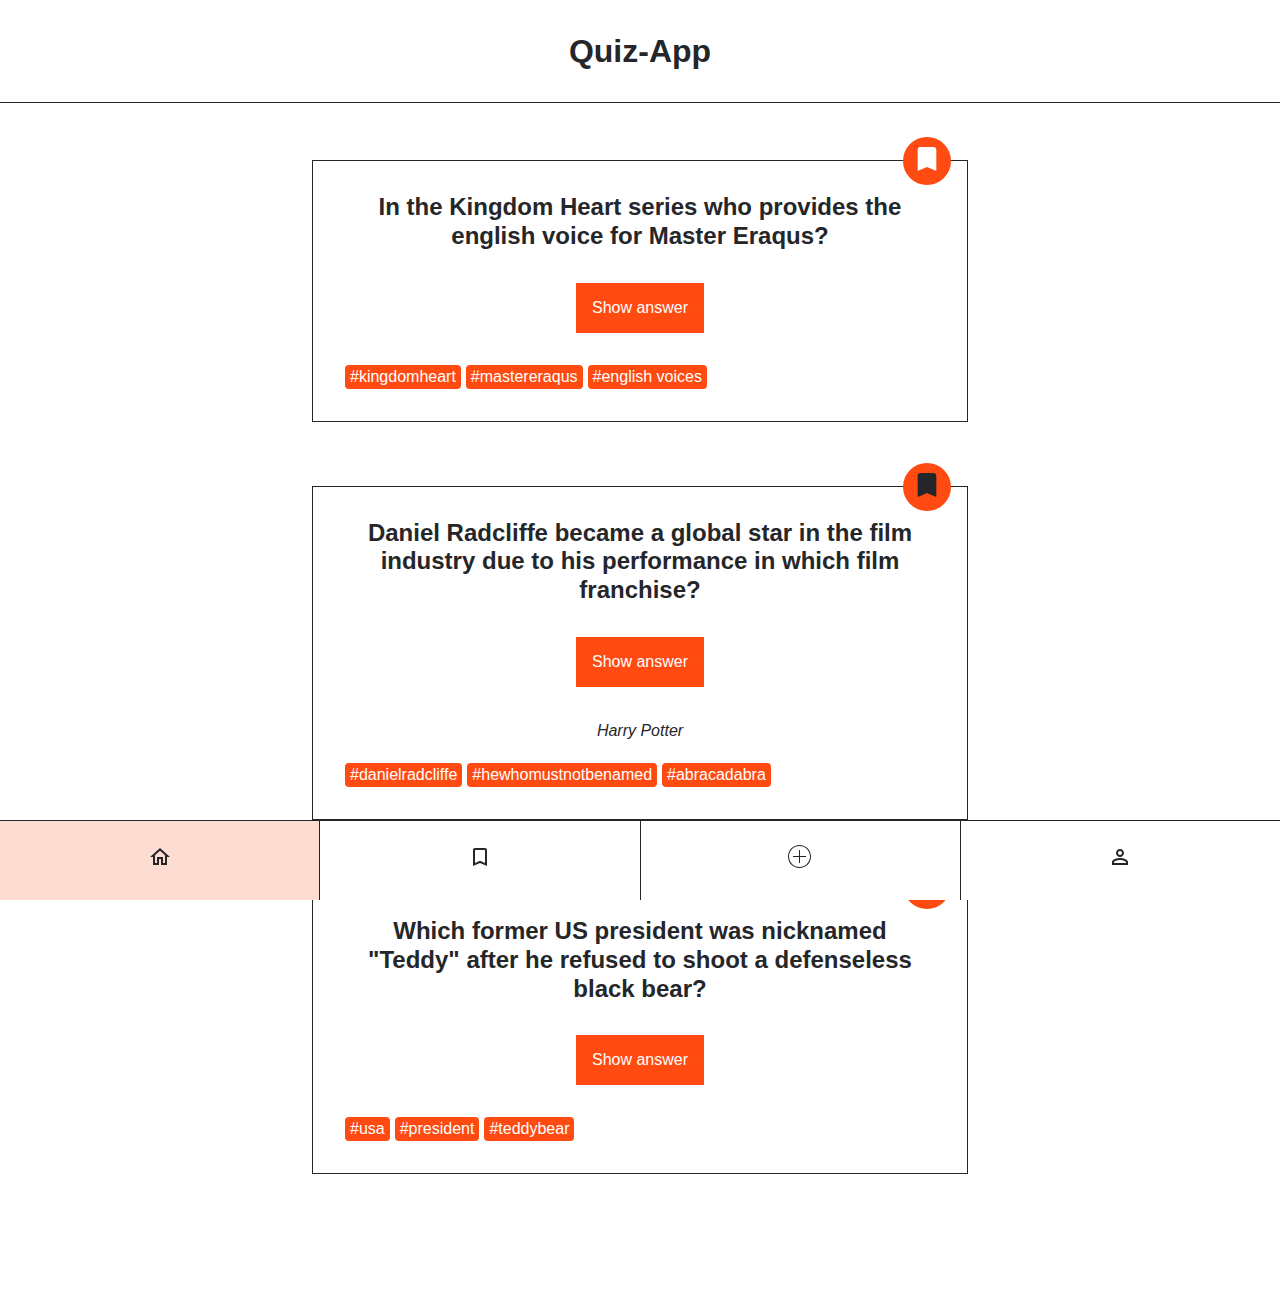
<file: index.html>
<!DOCTYPE html>
<html lang="en">
  <head>
    <meta charset="UTF-8" />
    <meta http-equiv="X-UA-Compatible" content="IE=edge" />
    <meta name="viewport" content="width=device-width, initial-scale=1.0" />
    <title>Quiz-App</title>
    <link rel="stylesheet" href="./styles.css" />
    <script src="./index.js" defer></script>
  </head>
  <body>
    <header class="header">
      <h1 class="header__title">Quiz-App</h1>
    </header>
    <main>
      <ul class="card-list">
        <!--
                FIRST CARD
              -->
        <li class="card-list__item">
          <article class="card">
            <h2 class="card__question">
              In the Kingdom Heart series who provides the english voice for
              Master Eraqus?
            </h2>
            <button class="card__button-answer" type="button" data-js="card__button-answer">
              Show answer
            </button>
            <p class="card__answer" data-js="card__answer">Mark Hamill</p>
            <ul class="card__tag-list">
              <li class="card__tag-list-item">#kingdomheart</li>
              <li class="card__tag-list-item">#mastereraqus</li>
              <li class="card__tag-list-item">#english voices</li>
            </ul>
            <div class="card__button-bookmark" >
              <button class="bookmark" aria-label="bookmark" data-js="bookmark" type="button">
                <svg
                  class="bookmark__icon"
                  xmlns="http://www.w3.org/2000/svg"
                  viewbox="0 0 24 24"
                >
                  <path
                    d="M17 3H7c-1.1 0-2 .9-2 2v16l7-3 7 3V5c0-1.1-.9-2-2-2z"
                  />
                </svg>
              </button>
            </div>
          </article>
        </li>
        <!--
                SECOND CARD
              -->
        <li class="card-list__item">
          <article class="card">
            <h2 class="card__question">
              Daniel Radcliffe became a global star in the film industry due to
              his performance in which film franchise?
            </h2>
            <button class="card__button-answer" type="button">
              Show answer
            </button>
            <p class="card__answer card__answer--active">Harry Potter</p>
            <ul class="card__tag-list">
              <li class="card__tag-list-item">#danielradcliffe</li>
              <li class="card__tag-list-item">#hewhomustnotbenamed</li>
              <li class="card__tag-list-item">#abracadabra</li>
            </ul>
            <div class="card__button-bookmark">
              <button
                class="bookmark bookmark--active"
                aria-label="bookmark"
                type="button"
              >
                <svg
                  class="bookmark__icon"
                  xmlns="http://www.w3.org/2000/svg"
                  viewbox="0 0 24 24"
                >
                  <path
                    d="M17 3H7c-1.1 0-2 .9-2 2v16l7-3 7 3V5c0-1.1-.9-2-2-2z"
                  />
                </svg>
              </button>
            </div>
          </article>
        </li>
        <!--
                THIRD CARD
              -->
        <li class="card-list__item">
          <article class="card">
            <h2 class="card__question">
              Which former US president was nicknamed &quot;Teddy&quot; after he
              refused to shoot a defenseless black bear?
            </h2>
            <button class="card__button-answer" type="button">
              Show answer
            </button>
            <p class="card__answer">Theodore Roosevelt</p>
            <ul class="card__tag-list">
              <li class="card__tag-list-item">#usa</li>
              <li class="card__tag-list-item">#president</li>
              <li class="card__tag-list-item">#teddybear</li>
            </ul>
            <div class="card__button-bookmark">
              <button class="bookmark" aria-label="bookmark" type="button">
                <svg
                  class="bookmark__icon"
                  xmlns="http://www.w3.org/2000/svg"
                  viewbox="0 0 24 24"
                >
                  <path
                    d="M17 3H7c-1.1 0-2 .9-2 2v16l7-3 7 3V5c0-1.1-.9-2-2-2z"
                  />
                </svg>
              </button>
            </div>
          </article>
        </li>
      </ul>
    </main>

    <nav class="navigation">
      <ul class="navigation__list">
        <li class="navigation__list-item navigation__list-item--active">
          <a
            class="navigation__link"
            href="/index.html"
            aria-label="go to home page"
          >
            <svg
              xmlns="http://www.w3.org/2000/svg"
              height="24px"
              viewbox="0 0 24 24"
              width="24px"
            >
              <path
                d="M12 5.69l5 4.5V18h-2v-6H9v6H7v-7.81l5-4.5M12 3L2 12h3v8h6v-6h2v6h6v-8h3L12 3z"
              />
            </svg>
          </a>
        </li>
        <li class="navigation__list-item">
          <a
            class="navigation__link"
            href="/bookmarks.html"
            aria-label="go to bookmarks page"
          >
            <svg
              xmlns="http://www.w3.org/2000/svg"
              height="24px"
              viewbox="0 0 24 24"
              width="24px"
            >
              <path
                d="M17 3H7c-1.1 0-2 .9-2 2v16l7-3 7 3V5c0-1.1-.9-2-2-2zm0 15l-5-2.18L7 18V5h10v13z"
              />
            </svg>
          </a>
        </li>
        <li class="navigation__list-item">
          <a
            class="navigation__link"
            href="/form.html"
            aria-label="go to home page"
          >
          <svg width="24" height="24" xmlns="http://www.w3.org/2000/svg" fill-rule="evenodd" clip-rule="evenodd"><path d="M11.5 0c6.347 0 11.5 5.153 11.5 11.5s-5.153 11.5-11.5 11.5-11.5-5.153-11.5-11.5 5.153-11.5 11.5-11.5zm0 1c5.795 0 10.5 4.705 10.5 10.5s-4.705 10.5-10.5 10.5-10.5-4.705-10.5-10.5 4.705-10.5 10.5-10.5zm.5 10h6v1h-6v6h-1v-6h-6v-1h6v-6h1v6z"/></svg>
          </a>
        </li>
        <li class="navigation__list-item">
          <a
            class="navigation__link"
            href="/profile.html"
            aria-label="go to profile page"
          >
            <svg
              xmlns="http://www.w3.org/2000/svg"
              height="24px"
              viewbox="0 0 24 24"
              width="24px"
            >
              <path
                d="M12 6c1.1 0 2 .9 2 2s-.9 2-2 2-2-.9-2-2 .9-2 2-2m0 9c2.7 0 5.8 1.29 6 2v1H6v-.99c.2-.72 3.3-2.01 6-2.01m0-11C9.79 4 8 5.79 8 8s1.79 4 4 4 4-1.79 4-4-1.79-4-4-4zm0 9c-2.67 0-8 1.34-8 4v3h16v-3c0-2.66-5.33-4-8-4z"
              />
            </svg>
          </a>
        </li>
      </ul>
    </nav>
  </body>
</html>
</file>
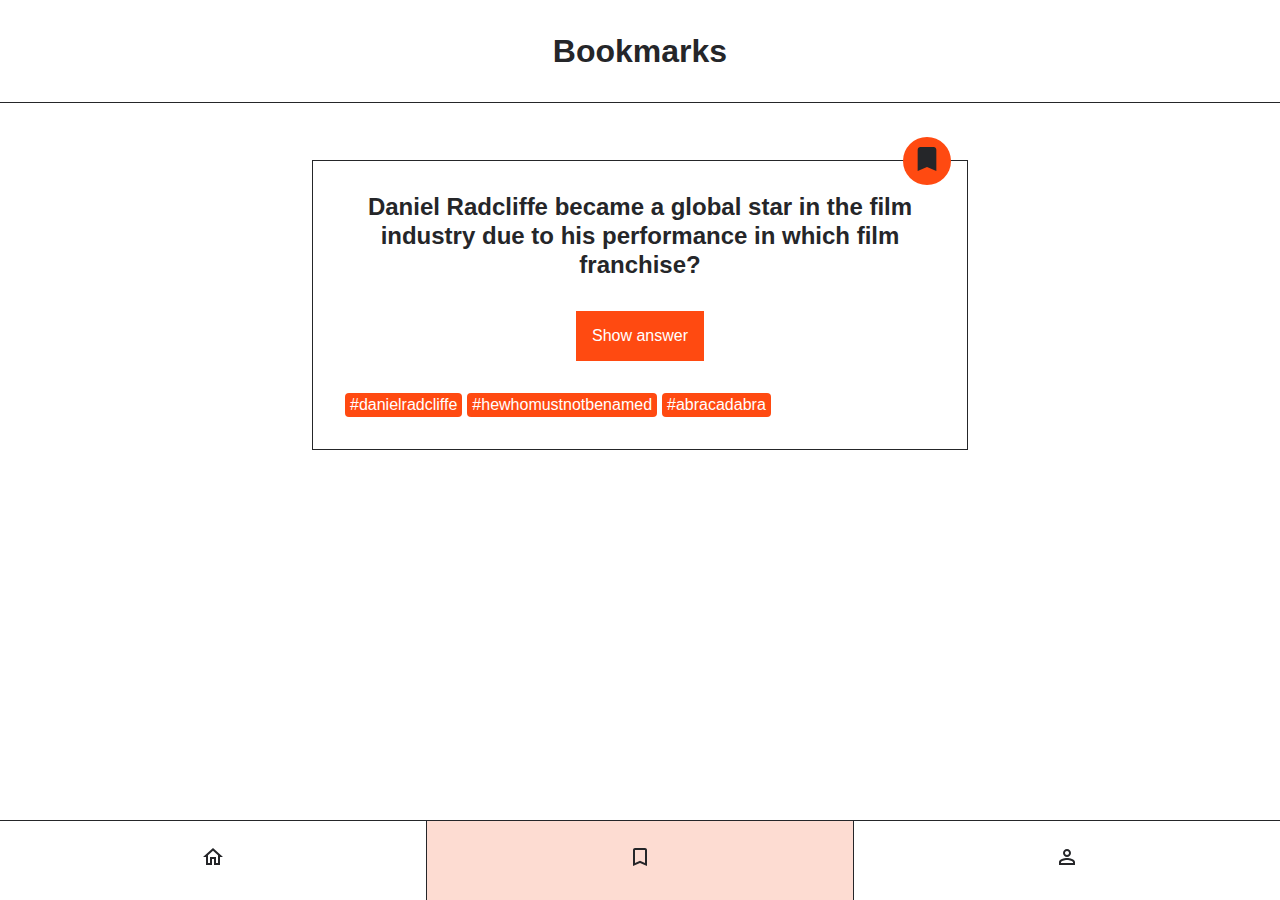
<file: bookmarks.html>
<!DOCTYPE html>
<html lang="en">
  <head>
    <meta charset="UTF-8" />
    <meta http-equiv="X-UA-Compatible" content="IE=edge" />
    <meta name="viewport" content="width=device-width, initial-scale=1.0" />
    <title>Quiz-App</title>
    <link rel="stylesheet" href="./styles.css" />
    <script src="./index.js" defer></script>
  </head>
  <body>
    <header class="header">
      <h1 class="header__title">Bookmarks</h1>
    </header>
    <main>
      <ul class="card-list">
        <li class="card-list__item">
          <article class="card">
            <h2 class="card__question">
              Daniel Radcliffe became a global star in the film industry due to
              his performance in which film franchise?
            </h2>
            <button class="card__button-answer" type="button">
              Show answer
            </button>
            <p class="card__answer">Harry Potter</p>
            <ul class="card__tag-list">
              <li class="card__tag-list-item">#danielradcliffe</li>
              <li class="card__tag-list-item">#hewhomustnotbenamed</li>
              <li class="card__tag-list-item">#abracadabra</li>
            </ul>
            <div class="card__button-bookmark">
              <button
                class="bookmark bookmark--active"
                aria-label="bookmark"
                type="button"
              >
                <svg
                  class="bookmark__icon"
                  xmlns="http://www.w3.org/2000/svg"
                  viewbox="0 0 24 24"
                >
                  <path
                    d="M17 3H7c-1.1 0-2 .9-2 2v16l7-3 7 3V5c0-1.1-.9-2-2-2z"
                  />
                </svg>
              </button>
            </div>
          </article>
        </li>
      </ul>
    </main>

    <nav class="navigation">
      <ul class="navigation__list">
        <li class="navigation__list-item">
          <a
            class="navigation__link"
            href="/index.html"
            aria-label="go to home page"
          >
            <svg
              xmlns="http://www.w3.org/2000/svg"
              height="24px"
              viewbox="0 0 24 24"
              width="24px"
            >
              <path
                d="M12 5.69l5 4.5V18h-2v-6H9v6H7v-7.81l5-4.5M12 3L2 12h3v8h6v-6h2v6h6v-8h3L12 3z"
              />
            </svg>
          </a>
        </li>
        <li class="navigation__list-item navigation__list-item--active">
          <a
            class="navigation__link"
            href="/bookmarks.html"
            aria-label="go to bookmarks page"
          >
            <svg
              xmlns="http://www.w3.org/2000/svg"
              height="24px"
              viewbox="0 0 24 24"
              width="24px"
            >
              <path
                d="M17 3H7c-1.1 0-2 .9-2 2v16l7-3 7 3V5c0-1.1-.9-2-2-2zm0 15l-5-2.18L7 18V5h10v13z"
              />
            </svg>
          </a>
        </li>
        <li class="navigation__list-item">
          <a
            class="navigation__link"
            href="/profile.html"
            aria-label="go to profile page"
          >
            <svg
              xmlns="http://www.w3.org/2000/svg"
              height="24px"
              viewbox="0 0 24 24"
              width="24px"
            >
              <path
                d="M12 6c1.1 0 2 .9 2 2s-.9 2-2 2-2-.9-2-2 .9-2 2-2m0 9c2.7 0 5.8 1.29 6 2v1H6v-.99c.2-.72 3.3-2.01 6-2.01m0-11C9.79 4 8 5.79 8 8s1.79 4 4 4 4-1.79 4-4-1.79-4-4-4zm0 9c-2.67 0-8 1.34-8 4v3h16v-3c0-2.66-5.33-4-8-4z"
              />
            </svg>
          </a>
        </li>
      </ul>
    </nav>
  </body>
</html>
</file>
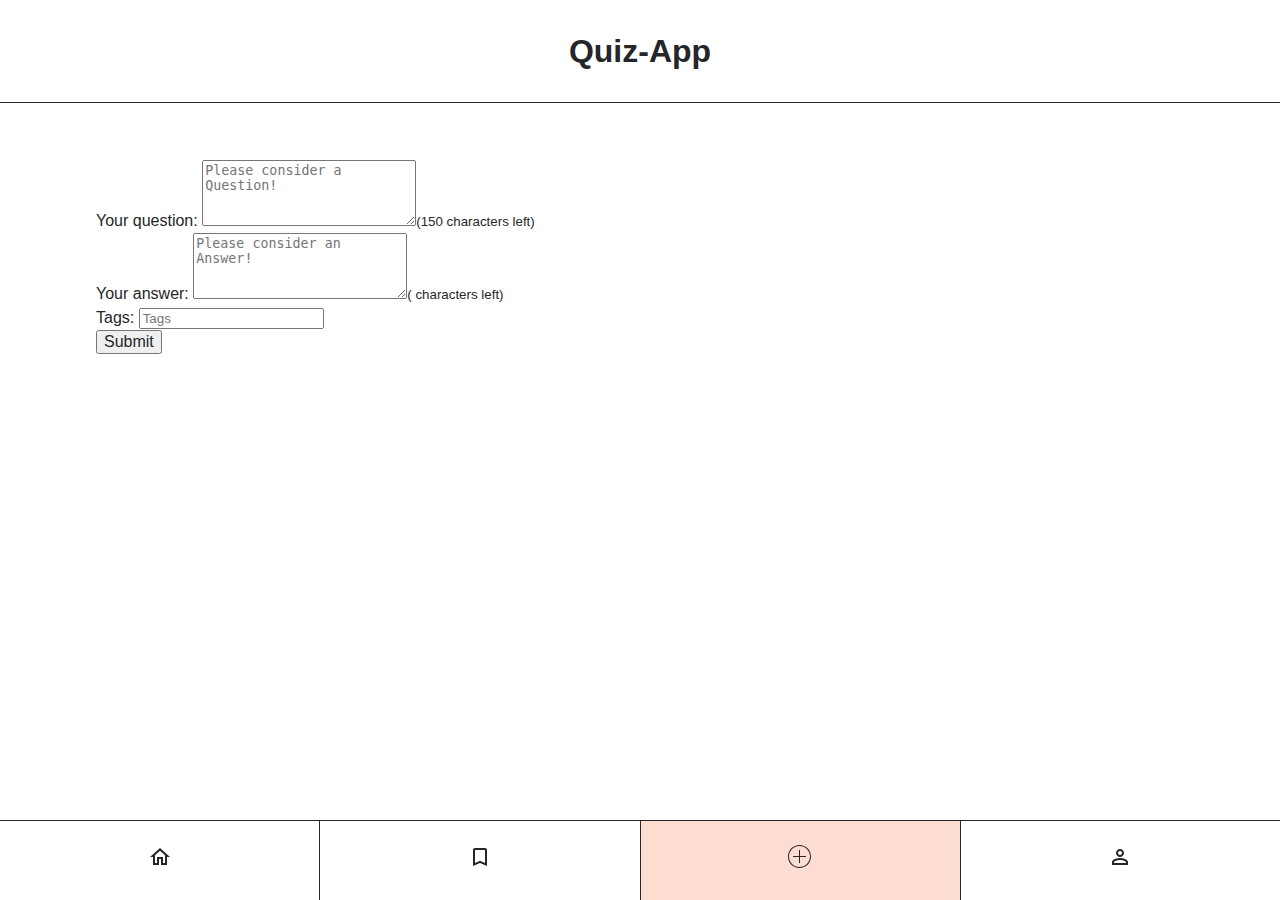
<file: form.html>
<!DOCTYPE html>
<html lang="en">
  <head>
    <meta charset="UTF-8" />
    <meta http-equiv="X-UA-Compatible" content="IE=edge" />
    <meta name="viewport" content="width=device-width, initial-scale=1.0" />
    <title>Quiz-App</title>
    <link rel="stylesheet" href="./styles.css" />
    <script src="./form.js" defer></script>
  </head>
  <body>
    <header class="header">
      <h1 class="header__title">Quiz-App</h1>
    </header>
    <main class="questions">
        <form data-js="form">
          <ul><li>
            <label for="question">Your question:</label>
          <textarea
            name="question"
            id="question"
            data-js="question"
            maxlength="150"
            cols="24"
            rows="4"
            placeholder="Please consider a Question!"
          ></textarea><small class="form__character-count"
          >(<span data-js="amountLeft"></span> characters left)</small
        ></li><li>
          <label for="answer">Your answer:</label>
          <textarea
            name="answer"
            id="answer"
            data-js="answer"
            maxlength="150"
            cols="24"
            rows="4"
            placeholder="Please consider an Answer!"
          ></textarea><small class="form__character-count"
          >(<span data-js="amountLeft"></span> characters left)</small
        ></li><li>
          <label for="tags">Tags:</label>
          <input
            type="text"
            name="tags"
            id="tags"
            placeholder="Tags"
            required
          /></li>
          <li><button type="submit">Submit</button></li>
          </ul>
        </form>
    </main>

    <nav class="navigation">
      <ul class="navigation__list">
        <li class="navigation__list-item">
          <a
            class="navigation__link"
            href="/index.html"
            aria-label="go to home page"
          >
            <svg
              xmlns="http://www.w3.org/2000/svg"
              height="24px"
              viewbox="0 0 24 24"
              width="24px"
            >
              <path
                d="M12 5.69l5 4.5V18h-2v-6H9v6H7v-7.81l5-4.5M12 3L2 12h3v8h6v-6h2v6h6v-8h3L12 3z"
              />
            </svg>
          </a>
        </li>
        <li class="navigation__list-item">
          <a
            class="navigation__link"
            href="/bookmarks.html"
            aria-label="go to bookmarks page"
          >
            <svg
              xmlns="http://www.w3.org/2000/svg"
              height="24px"
              viewbox="0 0 24 24"
              width="24px"
            >
              <path
                d="M17 3H7c-1.1 0-2 .9-2 2v16l7-3 7 3V5c0-1.1-.9-2-2-2zm0 15l-5-2.18L7 18V5h10v13z"
              />
            </svg>
          </a>
        </li>
        <li class="navigation__list-item navigation__list-item--active">
            <a
              class="navigation__link"
              href="/form.html"
              aria-label="go to home page"
            >
            <svg width="24" height="24" xmlns="http://www.w3.org/2000/svg" fill-rule="evenodd" clip-rule="evenodd"><path d="M11.5 0c6.347 0 11.5 5.153 11.5 11.5s-5.153 11.5-11.5 11.5-11.5-5.153-11.5-11.5 5.153-11.5 11.5-11.5zm0 1c5.795 0 10.5 4.705 10.5 10.5s-4.705 10.5-10.5 10.5-10.5-4.705-10.5-10.5 4.705-10.5 10.5-10.5zm.5 10h6v1h-6v6h-1v-6h-6v-1h6v-6h1v6z"/></svg>
            </a>
          </li>
        <li class="navigation__list-item">
          <a
            class="navigation__link"
            href="/profile.html"
            aria-label="go to profile page"
          >
            <svg
              xmlns="http://www.w3.org/2000/svg"
              height="24px"
              viewbox="0 0 24 24"
              width="24px"
            >
              <path
                d="M12 6c1.1 0 2 .9 2 2s-.9 2-2 2-2-.9-2-2 .9-2 2-2m0 9c2.7 0 5.8 1.29 6 2v1H6v-.99c.2-.72 3.3-2.01 6-2.01m0-11C9.79 4 8 5.79 8 8s1.79 4 4 4 4-1.79 4-4-1.79-4-4-4zm0 9c-2.67 0-8 1.34-8 4v3h16v-3c0-2.66-5.33-4-8-4z"
              />
            </svg>
          </a>
        </li>
      </ul>
    </nav>
  </body>
</html>
</file>
<file: styles.css>
@import "./global.css";

@import "./components/bookmark/bookmark.css";
@import "./components/card-list/card-list.css";
@import "./components/card/card.css";
@import "./components/header/header.css";
@import "./components/navigation/navigation.css";
@import "./components/profile/profile.css";
@import "./components/questions/questions.css";
@import "./components/counter-list/counter-list.css";
</file>
